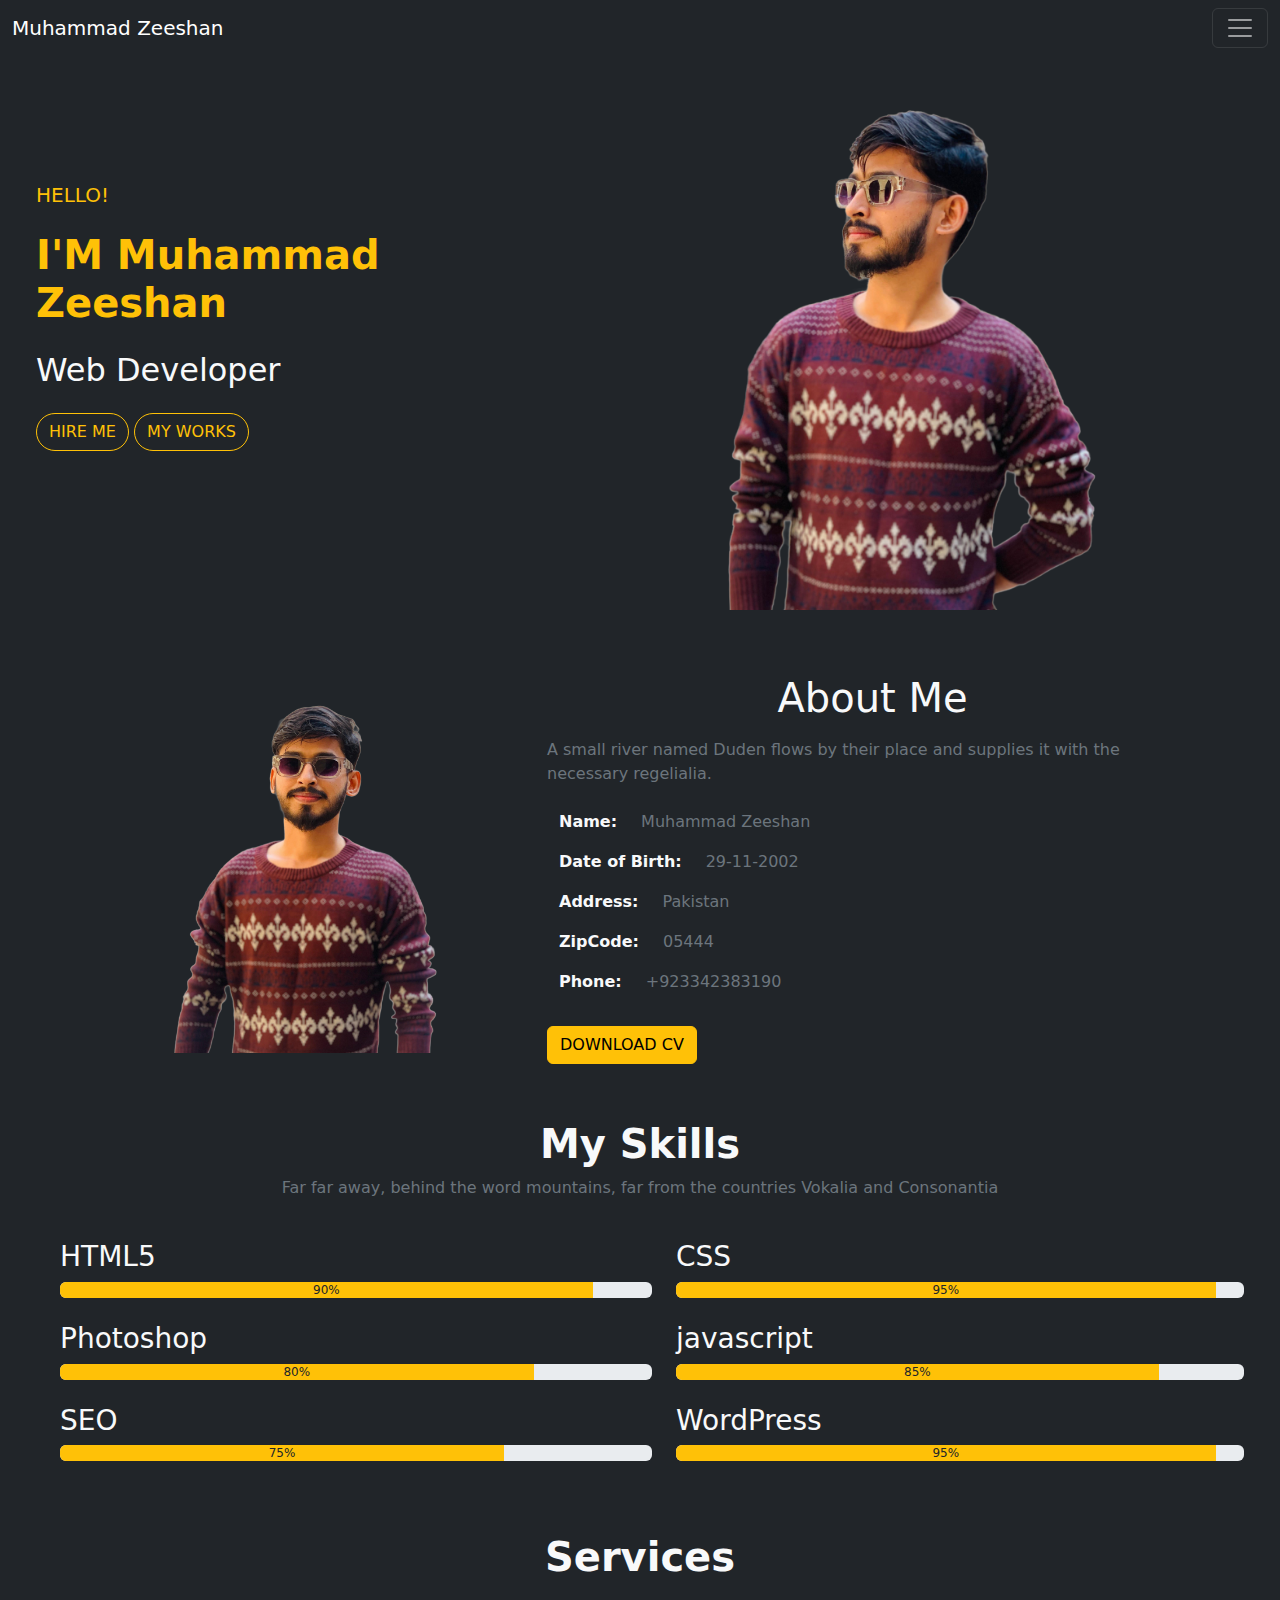
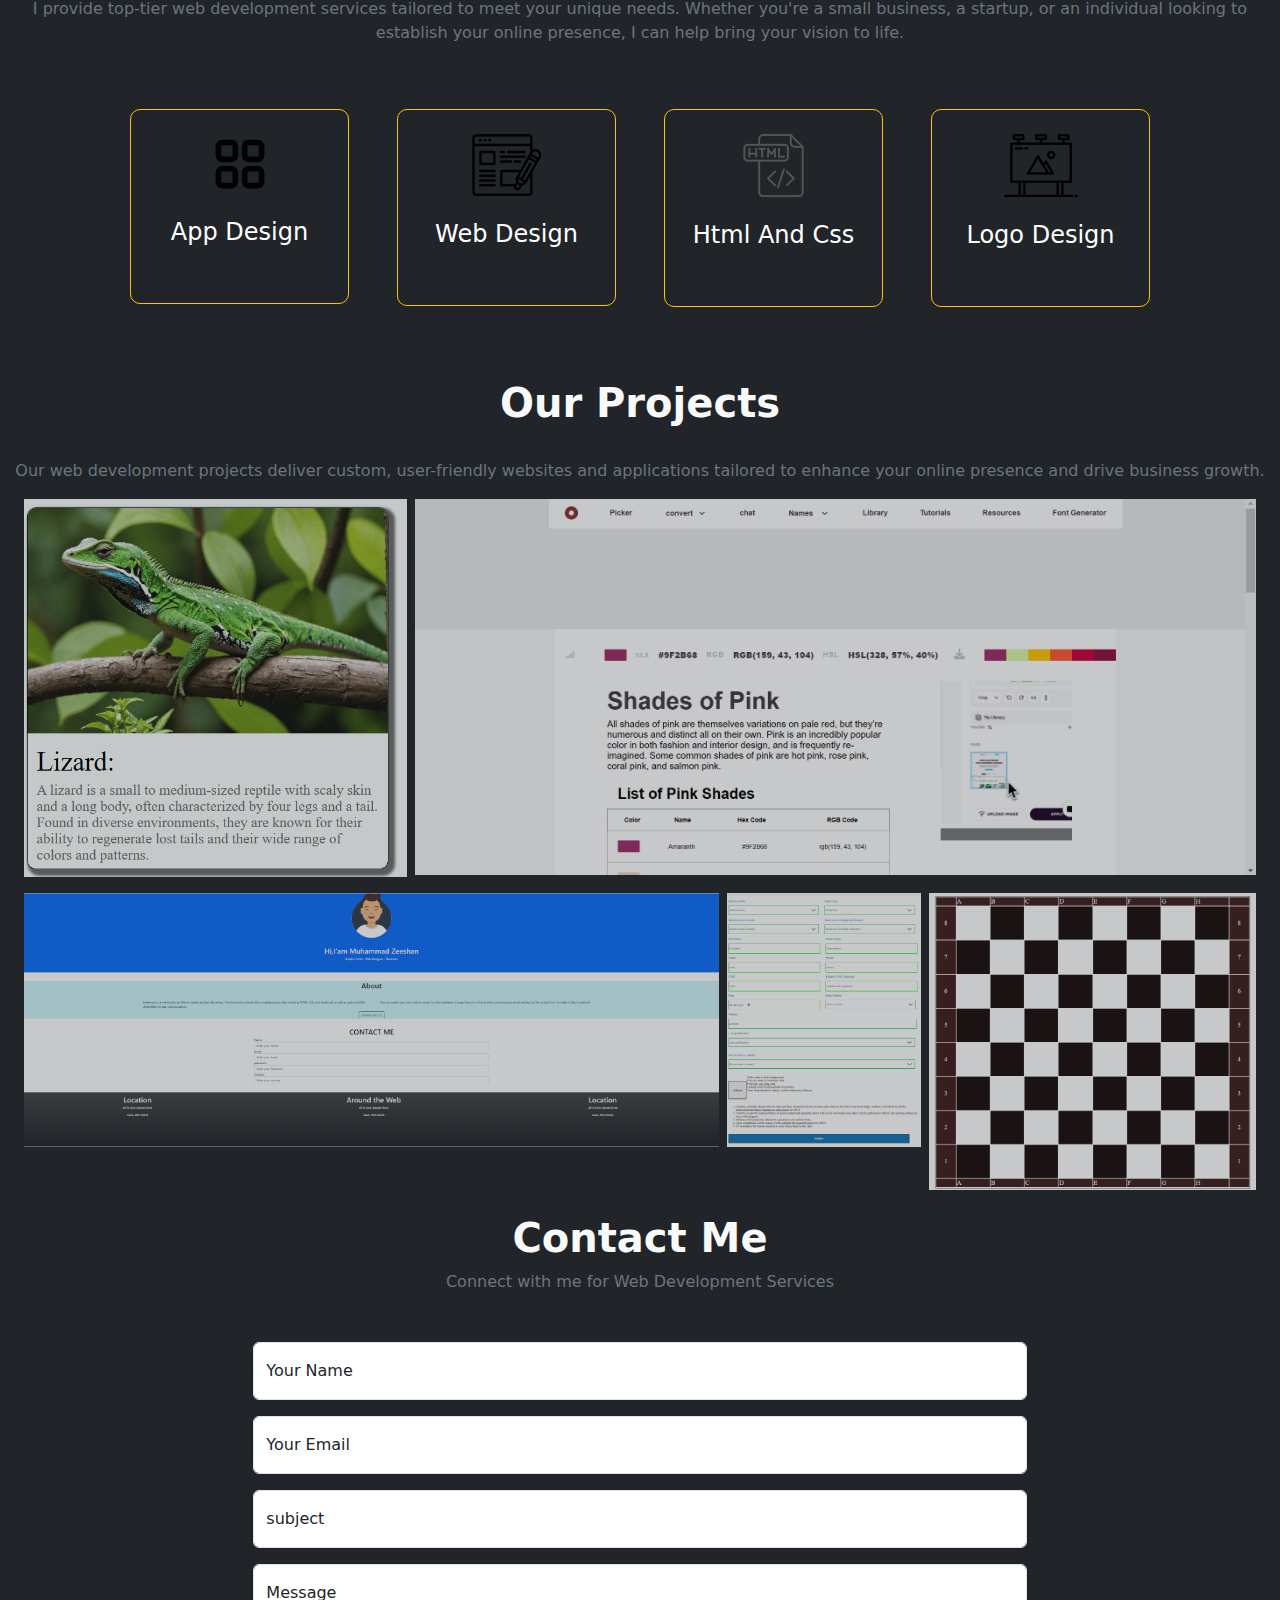
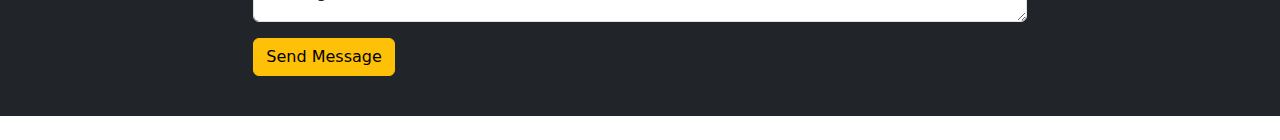
<file: Portfolio responsive/index.html>
<!DOCTYPE html>
<html lang="en">

<head>
    <meta charset="UTF-8">
    <meta name="viewport" content="width=device-width, initial-scale=1.0">
    <link rel="stylesheet" href="style.css">
    <link href="https://cdn.jsdelivr.net/npm/bootstrap@5.3.3/dist/css/bootstrap.min.css" rel="stylesheet"
        integrity="sha384-QWTKZyjpPEjISv5WaRU9OFeRpok6YctnYmDr5pNlyT2bRjXh0JMhjY6hW+ALEwIH" crossorigin="anonymous">
    <title>Muhammad Zeeshan</title>
    <script src="https://cdn.jsdelivr.net/npm/bootstrap@5.3.3/dist/js/bootstrap.bundle.min.js"></script>
</head>

<body data-spy="scroll" data-target=".site-navbar-target" data-offset="300" data-aos-easing="slide"
    data-aos-duration="800" data-aos-delay="0">
    <header>
        <nav class="navbar navbar-dark bg-dark fixed-top">
            <div class="container-fluid">
                <a class="navbar-brand" href="#">Muhammad Zeeshan</a>
                <button class="navbar-toggler" type="button" data-bs-toggle="offcanvas"
                    data-bs-target="#offcanvasDarkNavbar" aria-controls="offcanvasDarkNavbar"
                    aria-label="Toggle navigation">
                    <span class="navbar-toggler-icon"></span>
                </button>
                <div class="offcanvas offcanvas-end text-bg-dark" tabindex="-1" id="offcanvasDarkNavbar"
                    aria-labelledby="offcanvasDarkNavbarLabel">
                    <div class="offcanvas-header">
                        <h5 class="offcanvas-title" id="offcanvasDarkNavbarLabel">Muhammad Zeeshan</h5>
                        <button type="button" class="btn-close btn-close-white" data-bs-dismiss="offcanvas"
                            aria-label="Close"></button>
                    </div>
                    <div class="offcanvas-body">
                        <ul class="navbar-nav justify-content-end flex-grow-1 pe-3">
                            <li class="nav-item">
                                <a class="nav-link active" aria-current="page" href="#">Home</a>
                            </li>
                            <li class="nav-item">
                                <a class="nav-link" href="#">About</a>
                            </li>
                            <li class="nav-item">
                                <a class="nav-link" href="#">Skills</a>
                            </li>
                            <li class="nav-item">
                                <a class="nav-link" href="#">Services</a>
                            </li>
                            <li class="nav-item">
                                <a class="nav-link" href="#">Projects</a>
                            </li>
                            <li class="nav-item">
                                <a class="nav-link" href="#">Contact</a>
                            </li>
                        </ul>
                    </div>
                </div>
            </div>
        </nav>
    </header>
    <main class="bg-dark px-md-0 ">
        <section>
            <div class="container-fluid">
                <div class="row d-flex mt-4 align-items-center bg-dark">
                    <div class="row1 col-4 ms-4">
                        <h5 class="text-warning mb-4 fw-normal">HELLO!</h5>
                        <h1 class="text-warning fw-bold mb-4">I'M Muhammad Zeeshan</h1>
                        <h2 class="text-light mb-4">Web Developer</h2>
                        <button type="button" class="btn btn-outline-warning rounded-pill">HIRE ME</button>
                        <button type="button" class="btn btn-outline-warning rounded-pill">MY WORKS</button>

                    </div>
                    <div class="container-fluid col-6">
                        <img src="pics1.png" class="img-fluid" alt="" width="650px" height="600px">
                    </div>
                </div>
            </div>
        </section>
        <section>
            <div class="container bg-dark">
                <div class="section d-flex">
                    <div class="container-fluid col-5">
                        <img src="pics3.png" class="img-fluid" alt="" width="650px" height="600px">
                    </div>
                    <div class="container-fluid col-7 text-light p-3 about-info mt-4 px-md-0 px-2">
                        <h1 class=" text-light mt-4 text-center">About Me</h1>
                        <p class="mt-3 text-secondary">A small river named Duden flows by their place and supplies it
                            with
                            the
                            necessary regelialia.</p>
                        <ul class="container-fluid" class="list-unstyled">
                            <li class="text-light mt-4 d-flex ">
                                <p class="fw-bold">Name:</p>
                                <p class="ms-4 text-secondary">Muhammad Zeeshan</p>
                            </li>
                            <li class="d-flex">
                                <p class="fw-bold">Date of Birth:</p>
                                <p class="ms-4 text-secondary">29-11-2002</p>
                            </li>
                            <li class="d-flex flex-wrap">
                                <p class="fw-bold">Address:</p>
                                <p class="ms-4 text-secondary">Pakistan</p>
                            </li>
                            <li class="d-flex">
                                <p class="fw-bold">ZipCode:</p>
                                <p class="ms-4 text-secondary">05444</p>
                            </li>
                            <li class="d-flex">
                                <p class="fw-bold">Phone:</p>
                                <p class="ms-4 text-secondary">+923342383190</p>
                            </li>
                        </ul>
                        <p>
                            <a href="#"><button type="button" class="btn btn-warning">DOWNLOAD CV</button></a>
                        </p>

                    </div>
                </div>
            </div>
        </section>
        <section>
            <div class="container-fluid bg-dark text-light ">
                <div class="section">
                    <div class="section1">
                        <h1 class="text-center fw-bold mt-4">My Skills</h1>
                        <p class="text-center text-secondary">Far far away, behind the word mountains, far from the
                            countries Vokalia and Consonantia</p>
                    </div>
                    <div class="section2 p-4 ms-4">
                        <div class="d-flex">
                            <label class="col-6">
                                <h3>HTML5</h3>
                                <div class="progress mb-4" role="progressbar" aria-label="Success example"
                                    aria-valuenow="25" aria-valuemin="0" aria-valuemax="100">
                                    <div class="progress-bar bg-warning text-dark" style="width: 90%">90%</div>
                                </div>
                            </label>
                            <label class="col-6">
                                <h3 class="ms-4">CSS</h3>
                                <div class="progress mb-4 ms-4" role="progressbar" aria-label="Info example"
                                    aria-valuenow="50" aria-valuemin="0" aria-valuemax="100">
                                    <div class="progress-bar bg-warning text-dark" style="width: 95%">95%</div>
                                </div>
                            </label>
                        </div>
                        <div class="d-flex">
                            <label class="col-6">
                                <h3>Photoshop</h3>
                                <div class="progress mb-4 " role="progressbar" aria-label="Warning example"
                                    aria-valuenow="75" aria-valuemin="0" aria-valuemax="100">
                                    <div class="progress-bar bg-warning text-dark" style="width: 80%">80%</div>
                                </div>
                            </label>
                            <label class="col-6">
                                <h3 class="ms-4">javascript</h3>
                                <div class="progress mb-4  ms-4" role="progressbar" aria-label="Danger example"
                                    aria-valuenow="100" aria-valuemin="0" aria-valuemax="100">
                                    <div class="progress-bar bg-warning text-dark" style="width: 85%">85%</div>
                                </div>
                            </label>
                        </div>
                        <div class="d-flex">
                            <label class="col-6">
                                <h3>SEO</h3>
                                <div class="progress mb-4" role="progressbar" aria-label="Success example"
                                    aria-valuenow="25" aria-valuemin="0" aria-valuemax="100">
                                    <div class="progress-bar bg-warning text-dark" style="width: 75%">75%</div>
                                </div>
                            </label>
                            <label class="col-6">
                                <h3 class="ms-4">WordPress</h3>
                                <div class="progress mb-4 ms-4" role="progressbar" aria-label="Info example"
                                    aria-valuenow="50" aria-valuemin="0" aria-valuemax="100">
                                    <div class="progress-bar bg-warning text-dark" style="width: 95%">95%</div>
                                </div>
                            </label>
                        </div>
                    </div>
                </div>
            </div>
        </section>
        <section>
            <div class="rows">
                <div class="services1">
                    <div>
                        <h1 class="fw-bold text-center mt-4 text-light">Services</h1>
                        <p class="text-center text-secondary mt-3"> I provide top-tier web development services tailored
                            to meet your unique needs. Whether you're a
                            small business, a startup, or an individual looking to establish your online presence, I can
                            help bring your vision to life.</p>
                    </div>
                </div>
                <div class=" container services2 d-flex ">
                    <div class="row m-4 " style="width: 1100px;">
                        <div class="col-8 col-md-3 p-4">
                            <div class="box" class="box_main bg-dark rounded-4 p-1  border border-warning">
                                <div class="app_icone text-center">
                                    <img src="apps.svg" class="mt-4" style="width: 60px;">
                                </div>
                                <div class="app_icone1 text-center mt-4 mb-4 pb-4">
                                    <h4>App Design</h4>
                                </div>
                            </div>
                        </div>
                        <div class="col-8 col-md-3 p-4">
                            <div class="box" class="box_main bg-dark rounded-4 p-1  border border-warning">
                                <div class="app_icone text-center">
                                    <img src="icon-2.png" class="mt-4">
                                </div>
                                <div class="app_icone1 text-center mt-4 mb-4 pb-4">
                                    <h4>Web Design</h4>
                                </div>
                            </div>
                        </div>
                        <div class="col-8 col-md-3 p-4">
                            <div class="box" class="box_main bg-dark rounded-4 p-1 border border-warning">
                                <div class="app_icone text-center">
                                    <img class="mt-4" class="img" src="icon-3.png">
                                </div>
                                <div class="app_icone1 text-center mt-4 mb-4 pb-4">
                                    <h4>Html And Css </h4>
                                </div>
                            </div>
                        </div>
                        <div class="col-8 col-md-3 p-4 flex-wrap ">
                            <div class="box" class="box_main bg-dark rounded-4 p-1  border border-warning">
                                <div class="app_icone text-center">
                                    <img src="icon-4.png" class="mt-4">
                                </div>
                                <div class="app_icone1 text-center mt-4 mb-4 pb-4 ">
                                    <h4>Logo Design</h4>
                                </div>
                            </div>
                        </div>
                    </div>
                </div>
            </div>
        </section>
        <section>
            <div class="container-fluid bg-dark">
                <div class="section1">
                    <h1 class="text-light text-center fw-bold p-4">Our Projects</h1>
                    <p class="text-secondary text-center">Our web development projects deliver custom, user-friendly websites and applications tailored to
                        enhance your online presence and drive business growth.</p>
                </div>
                <div class="container-fluid">
                    <div class="row1 d-flex gap-2">
                        <div class="first-img" class="col-8 p-2">
                            <img src="image1 (2).png" class="img-fluid" >
                            <div class="text text-center text-danger">
                            <a href="file:///C:/coding/Assessgment/UI%20CARD/UI%20Card.html"  class="list-unstyled text-decoration-none "> Click Here</a>
                          </div>
                        </div>
                        <div  class="first-img"  class="col-4 p-2">
                            <img src="image1 (3).png" class="img-fluid" style="width: 1400px;">
                            <div class="text text-center text-danger">
                            <a href="file:///C:/coding/Assessgment/Shades%20of%20Pink%20Html-Coloer/shades%20of%20Pink.html"  class="list-unstyled text-decoration-none "> Click Here</a>
                          </div>
                            

                        </div>
                    </div>
                    <div class="row2 d-flex mt-3 gap-2">
                        <div  class="first-img" class="col-4 p-2">
                            <img src="image1 (1).png" class="img-fluid" >
                            <div class="text text-center text-danger">
                            <a href="file:///C:/coding/Assessgment/Responsive%20website/index.html"  class="list-unstyled text-decoration-none "> Click Here</a>
                            </div>

                        </div>
                        <div  class="first-img" class="col-4 p-2">
                            <img src="image1 (4).png" class="img-fluid" alt="">
                            <div class="text text-center text-danger">
                            <a href="file:///C:/coding/Assessgment/Form/form%20M.Zeeshan%20ASS.%202%20ID.%20313308.html"  class="list-unstyled text-decoration-none "> Click Here</a>
                            </div>

                        </div>
                        <div  class="first-img" class="col-4 p-2">
                            <img src="image1 (5).png" class="img-fluid" alt="">
                            <div class="text text-center">
                            <a href="C:/coding/Assessgment/cheesboard/Chess%20Board.html" class="list-unstyled text-decoration-none "> Click Here</a>
                        </div>

                        </div>
                    </div>
                </div>
            </div>
        </section>

        <section>
            <div class="section">
                <div class="section1">
                    <h1 class="text-light text-center fw-bold mt-4">Contact Me</h1>
                    <p class="text-secondary text-center">Connect with me for Web Development Services</p>
                </div>
            </div>
            <div class="row block-20 d-flex align-items-center justify-content-center m-4">
                <div class=" col-md-8 p-4 ">
                    <div class="contact-form">
                        <form action="#" method="post">
                            <div class="form-group">
                                <div class="form-floating mb-3">
                                    <input type="text" class="form-control" id="floatingInput" placeholder="Text">
                                    <label for="floatingInput">Your Name</label>
                                </div>

                                <div class="form-floating mb-3">
                                    <input type="email" class="form-control" id="floatingInput"
                                        placeholder="name@example.com">
                                    <label for="floatingInput">Your Email</label>
                                </div>

                                <div class="form-floating mb-3">
                                    <input type="text" class="form-control" id="floatingInput" placeholder="text">
                                    <label for="floatingInput">subject </label>
                                </div>

                                <div class="form-floating mb-3">
                                    <textarea type="text" class="form-control" id="floatingInput"
                                        placeholder="text"></textarea>
                                    <label for="floatingInput">Message </label>
                                </div>
                                <p>
                                    <a href="#"><button type="button" class="btn btn-warning">Send Message </button></a>
                                </p>
                            </div>
                        </form>
                    </div>
                </div>

            </div>

        </section>


    </main>

</body>

</html>
</file>
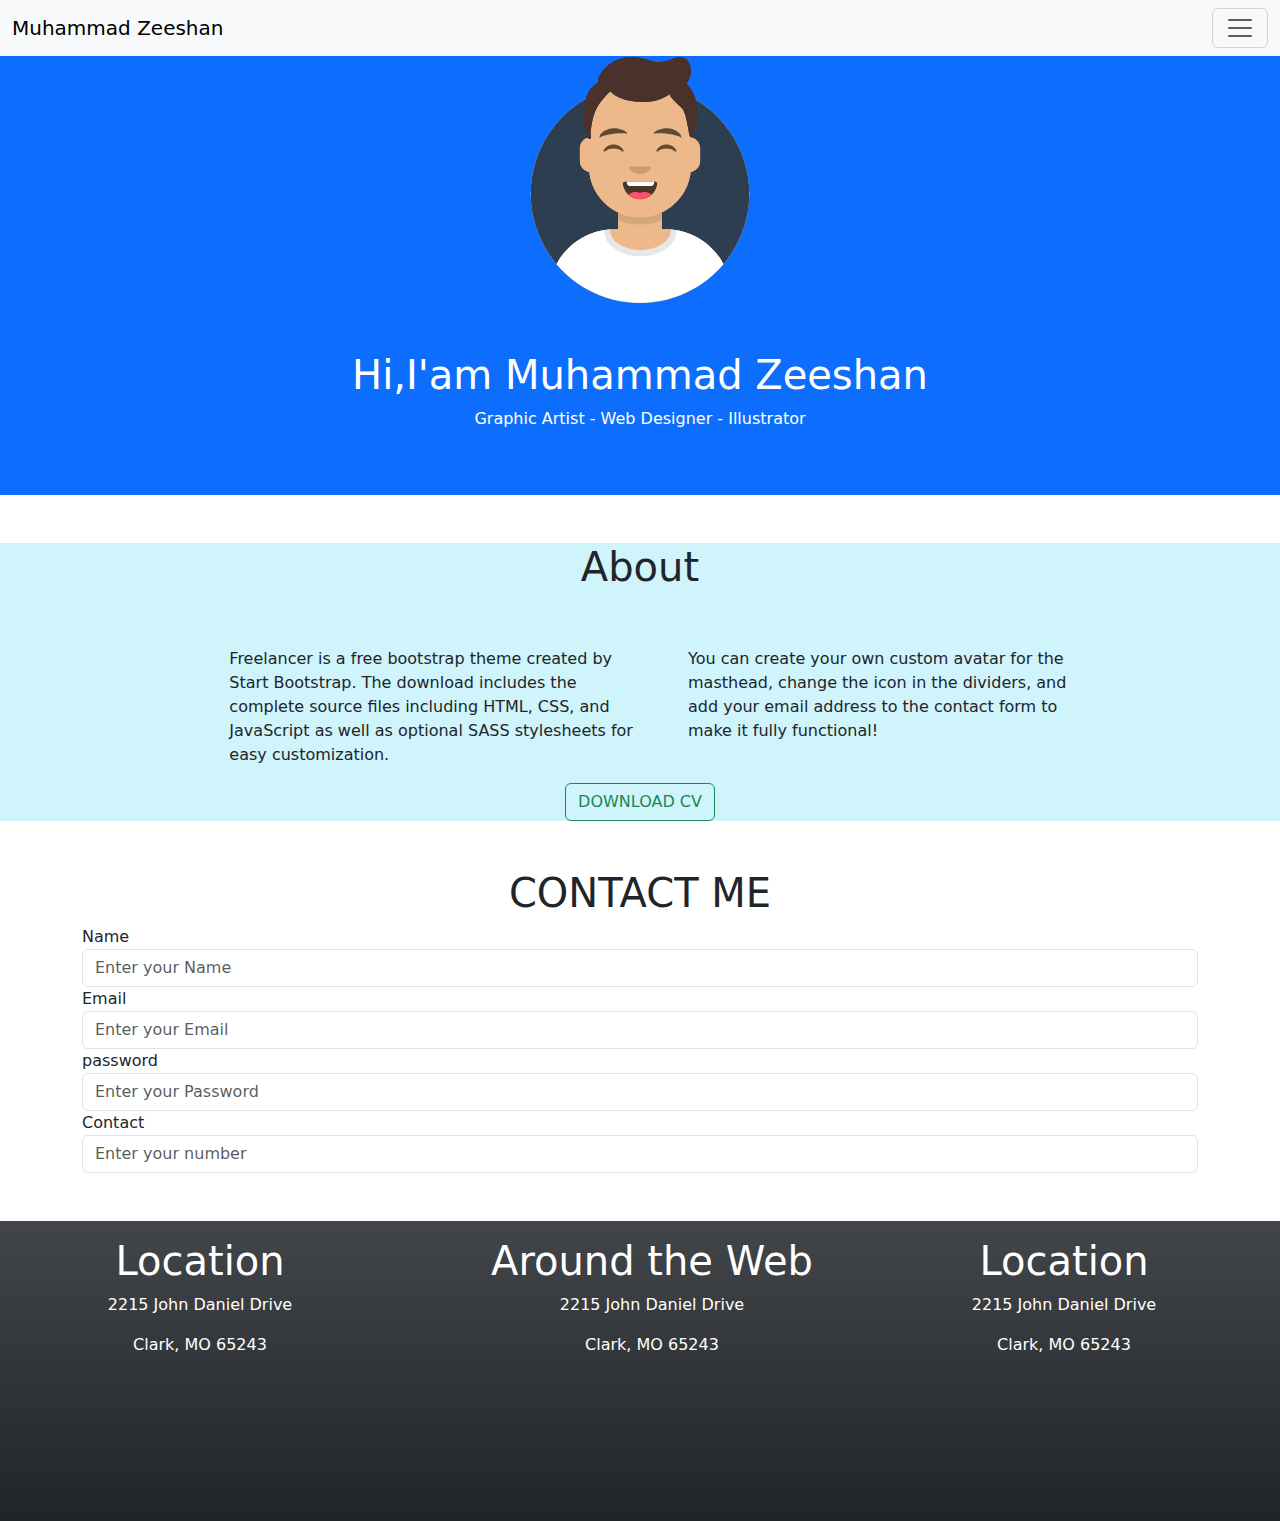
<file: Responsive website/index.html>
<!DOCTYPE html>
<html lang="en">

<head>
    <meta charset="UTF-8">
    <meta name="viewport" content="width=device-width, initial-scale=1.0">
    <link rel="stylesheet" href="https://cdnjs.cloudflare.com/ajax/libs/font-awesome/6.7.1/css/all.min.css"
        integrity="sha512-5Hs3dF2AEPkpNAR7UiOHba+lRSJNeM2ECkwxUIxC1Q/FLycGTbNapWXB4tP889k5T5Ju8fs4b1P5z/iB4nMfSQ=="
        crossorigin="anonymous" referrerpolicy="no-referrer" />
    <link href="https://cdn.jsdelivr.net/npm/bootstrap@5.3.3/dist/css/bootstrap.min.css" rel="stylesheet"
        integrity="sha384-QWTKZyjpPEjISv5WaRU9OFeRpok6YctnYmDr5pNlyT2bRjXh0JMhjY6hW+ALEwIH" crossorigin="anonymous">
    <title>Responsive website</title>
    <script src="https://cdn.jsdelivr.net/npm/bootstrap@5.3.3/dist/js/bootstrap.bundle.min.js"></script>
</head>

<body class="p-0 m-0 border-0 bd-example m-0 border-0">


    <nav class="navbar bg-body-tertiary fixed-top ">
        <div class="container-fluid">
            <a class="navbar-brand" href="#">Muhammad Zeeshan</a>
            <button class="navbar-toggler" type="button" data-bs-toggle="offcanvas" data-bs-target="#offcanvasNavbar"
                aria-controls="offcanvasNavbar" aria-label="Toggle navigation">
                <span class="navbar-toggler-icon"></span>
            </button>
            <div class="offcanvas offcanvas-end" tabindex="-1" id="offcanvasNavbar"
                aria-labelledby="offcanvasNavbarLabel">
                <div class="offcanvas-header">
                    <h5 class="offcanvas-title" id="offcanvasNavbarLabel">Muhammad Zeeshan</h5>
                    <button type="button" class="btn-close" data-bs-dismiss="offcanvas" aria-label="Close"></button>
                </div>
                <div class="offcanvas-body">
                    <ul class="navbar-nav justify-content-end flex-grow-1 pe-3">
                        <li class="nav-item">
                            <a class="nav-link active" aria-current="page" href="#">Home</a>
                        </li>
                        <li class="nav-item">
                            <a class="nav-link" href="#">About</a>
                        </li>
                        <li class="nav-item">
                            <a class="nav-link" href="#">Service</a>
                        </li>
                        <li class="nav-item dropdown">
                            <a class="nav-link dropdown-toggle" href="#" role="button" data-bs-toggle="dropdown"
                                aria-expanded="false">
                                Dropdown
                            </a>
                            <ul class="dropdown-menu">
                                <li><a class="dropdown-item" href="#">Action</a></li>
                                <li><a class="dropdown-item" href="#">Another action</a></li>
                                <li>
                                    <hr class="dropdown-divider">
                                </li>
                                <li><a class="dropdown-item" href="#">Something else here</a></li>
                            </ul>
                        </li>
                    </ul>
                    <form class="d-flex mt-3" role="search">
                        <input class="form-control me-2" type="search" placeholder="Search" aria-label="Search">
                        <button class="btn btn-outline-success" type="submit">Search</button>
                    </form>
                </div>
            </div>
        </div>
    </nav>

    <div class=" masthead bg-primary text-white text-center mt-5 pb-5">
        <div class="row">
            <img class="masthead-avatar mb-5" src="avataaars.svg" alt="" width="240px" height="255px">
            <h1>Hi,I'am Muhammad Zeeshan</h1>

        </div>
        <div class="row2 ml-5">
            <p>Graphic Artist - Web Designer - Illustrator</p>
        </div>
    </div>

    <section id="About " class="bg-info-subtle">
        <div class="rows text-center mt-5 ">
            <h1>About</h1>
        </div>
        <div class="d-flex ms-5  align-item-center justify-content-center pt-5">
            <div class="section col-4">
                <p>
                    Freelancer is a free bootstrap theme created by Start Bootstrap. The download includes the complete
                    source files including HTML, CSS, and JavaScript as well as optional SASS stylesheets for easy
                    customization.
                </p>
            </div>
            <div class="section col-4 ms-5">
                <p>
                    You can create your own custom avatar for the masthead, change the icon in the dividers, and add
                    your
                    email address to the contact form to make it fully functional!
                </p>
            </div>
        </div>

        <div class="download text-center ">
            <button type="button" class="btn btn-outline-success">DOWNLOAD CV</button>
        </div>

    </section>

    <section id="contact">
        <div class="container">
            <div class="row text-center mt-5">
                <h1>CONTACT ME</h1>
            </div>
        </div>
        <div class="container justify-content-center">
            <div class="input">
                <label>Name</label>
                <input type="text" placeholder="Enter your Name" aria-label="First name" class="form-control">


            </div>
            <div class="input">
                <span>Email</span>
                <input type="email" placeholder="Enter your Email" aria-label="First name" class="form-control">

            </div>
            <div class="group">
                <label>password</label>
                <input type="password" placeholder="Enter your Password" aria-label="First name" class="form-control">

            </div>
            <div class="contact">
                <label>Contact</label>
                <input type="number" placeholder="Enter your number" aria-label="First name" class="form-control">

            </div>
        </div>


    </section>

    <footer id="footer" class="text-center mt-5 text-white">
        <div class="bg-dark bg-gradient d-flex p-3" style="height: 300px;">
            <div class="location col-4 pe-5">
                <h1>Location</h1>
                <p>2215 John Daniel Drive</p>
                <p>Clark, MO 65243</p>
            </div>
            <div class="social col-4 ps-4">
                <h1>Around the Web</h1>
                <p>2215 John Daniel Drive</p>
                <p>Clark, MO 65243</p>

            </div>
            <div class="location1 col-4 ps-3">
                <h1>Location</h1>
                <p>2215 John Daniel Drive</p>
                <p>Clark, MO 65243</p>
            </div>
        </div>

    </footer>



</body>

</html>
</file>
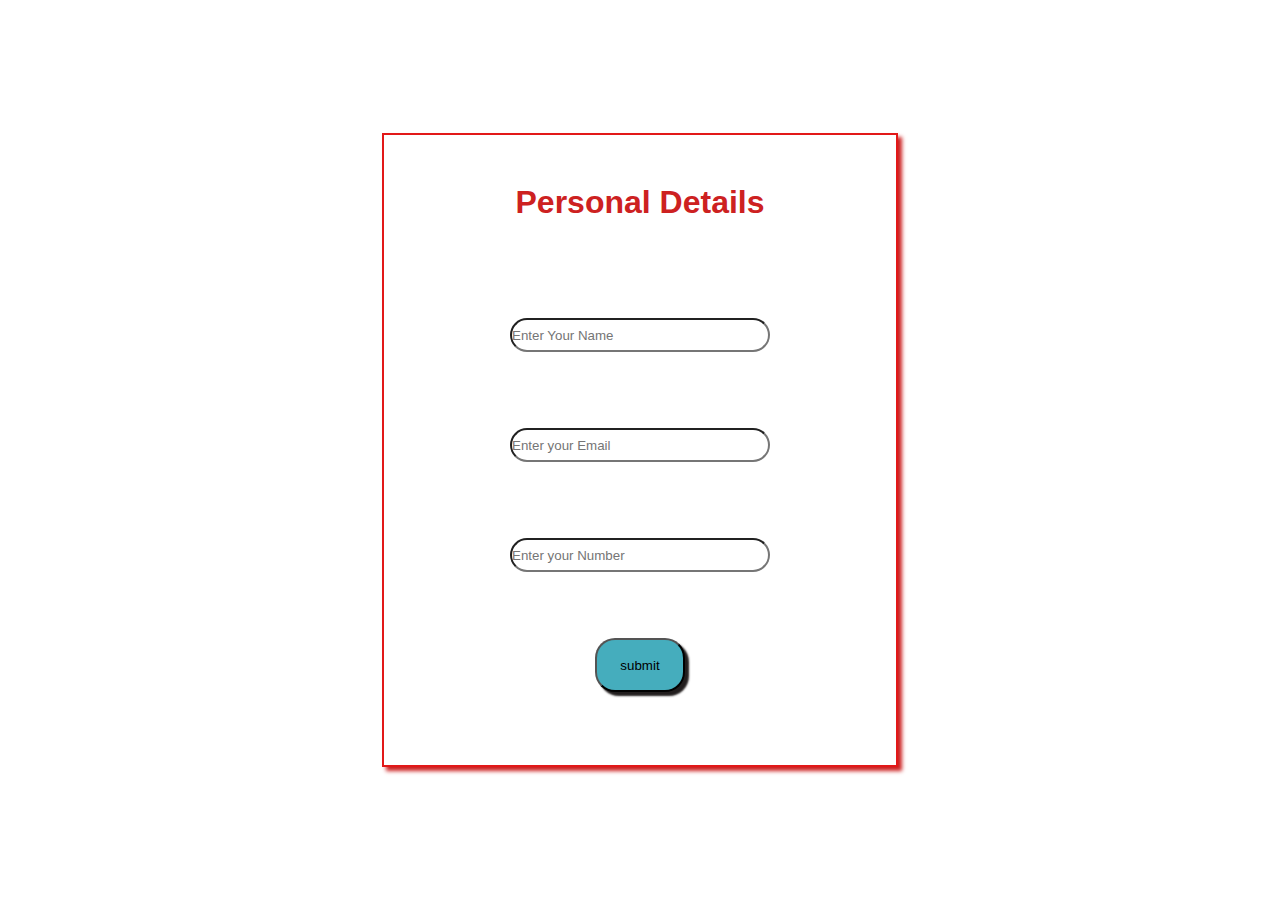
<file: Ass03.html>
<!DOCTYPE html>
<html lang="en">

<head>
    <meta charset="UTF-8">
    <meta name="viewport" content="width=device-width, initial-scale=1.0">
    <title>Personal Details</title>
    <link rel="stylesheet" href="Ass03.css">
</head>

<body>
    <div class="main">
        <div class="box">
            <form action="thankyou.html" method="post">
                <div class="row1">
                    <h1>Personal Details</h1>
                </div>
                <div class="row2">
                    <label>
                        <input type="text" placeholder="Enter Your Name" class="input" required>
                    </label>
                </div>
                <div class="row3">
                    <label>
                        <input type="email" placeholder="Enter your Email" class="input" required>
                    </label>
                </div>
                <div class="row4">
                    <label>
                        <input type="number" placeholder="Enter your Number" class="input" required>
                    </label>
                </div>
                <div class="row5">
                    <button type="submit" class="sub">submit</button>

                </div>
            </form>
        </div>

    </div>

</body>

</html>
</file>
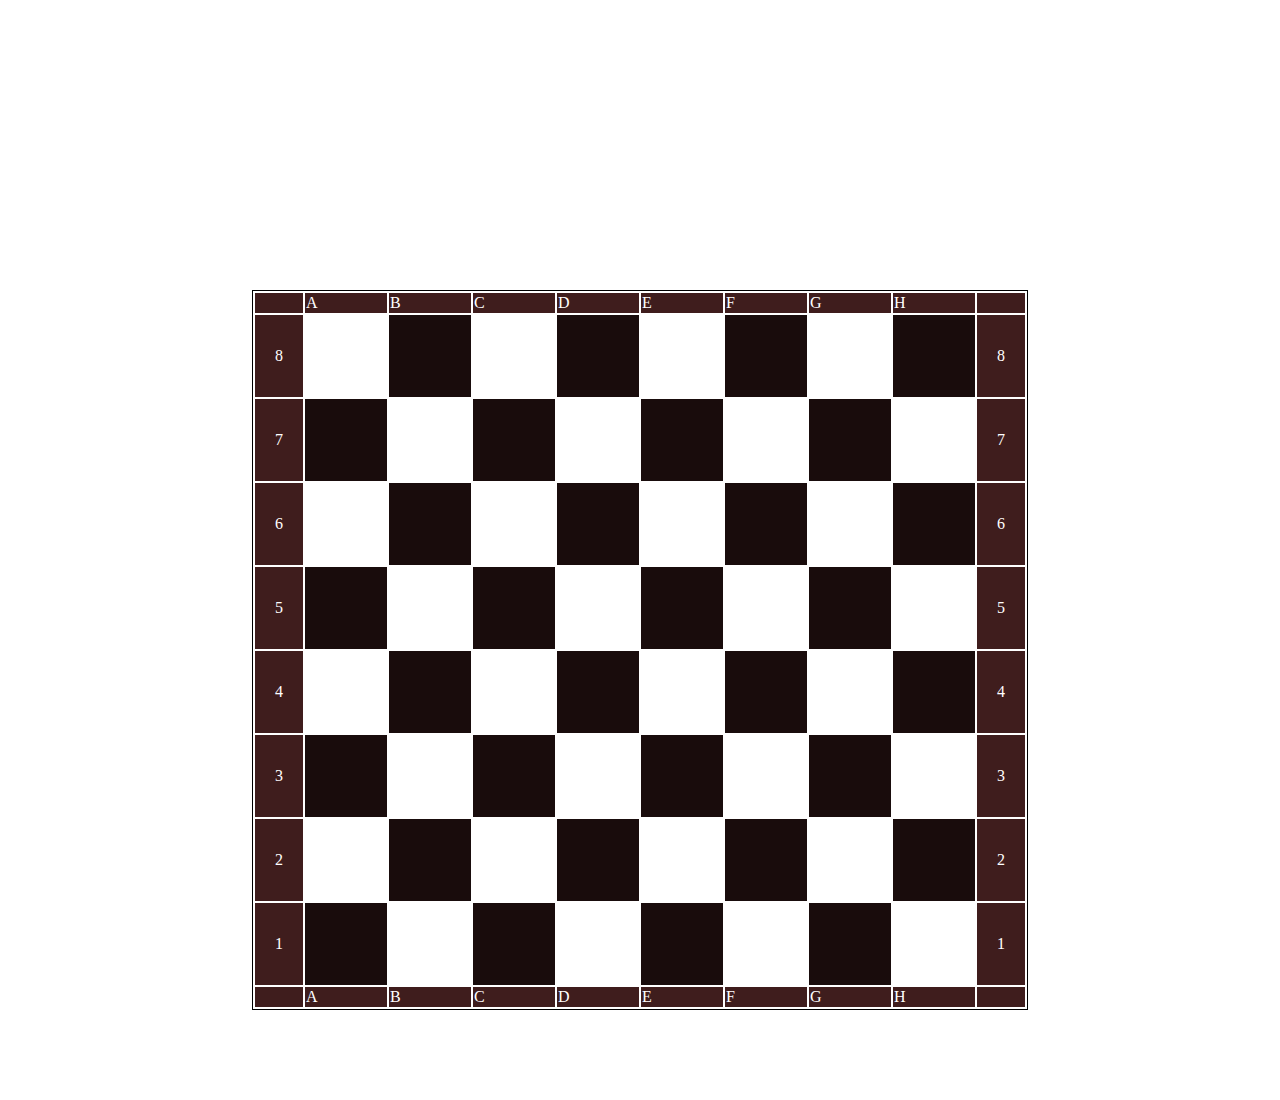
<file: Chess Board.html>
<!DOCTYPE html>
<html lang="en">

<head>
    <meta charset="UTF-8">
    <meta name="viewport" content="width=device-width, initial-scale=1.0">
    <title>Document</title>
    <link rel="stylesheet" href="chees.css">
</head>

<body>

    <table class="border">
        <tr class="bx">
            <td></td>
            <td>A</td>
            <td>B</td>
            <td>C</td>
            <td>D</td>
            <td>E</td>
            <td>F</td>
            <td>G</td>
            <td>H</td>
            <td></td>
        </tr>
      
        <tr>
            <td class="bx">8</td>
            <td class="box1"></td>
            <td class="box2"></td>
            <td class="box1"></td>
            <td class="box2"></td>
            <td class="box1"></td>
            <td class="box2"></td>
            <td class="box1"></td>
            <td class="box2"></td>
            <td class="bx">8</td>


        </tr>

        <tr>
            <td class="bx">7</td>
            <td class="box2"></td>
            <td class="box1"></td>
            <td class="box2"></td>
            <td class="box1"></td>
            <td class="box2"></td>
            <td class="box1"></td>
            <td class="box2"></td>
            <td class="box1"></td>
            <td class="bx">7</td>


        </tr>

        <tr>
            <td class="bx">6</td>
            <td class="box1"></td>
            <td class="box2"></td>
            <td class="box1"></td>
            <td class="box2"></td>
            <td class="box1"></td>
            <td class="box2"></td>
            <td class="box1"></td>
            <td class="box2"></td>
            <td class="bx">6</td>


        </tr>

        <tr>
            <td class="bx">5</td>
            <td class="box2"></td>
            <td class="box1"></td>
            <td class="box2"></td>
            <td class="box1"></td>
            <td class="box2"></td>
            <td class="box1"></td>
            <td class="box2"></td>
            <td class="box1"></td>
            <td class="bx">5</td>

        </tr>

        <tr>
            <td class="bx">4</td>
            <td class="box1"></td>
            <td class="box2"></td>
            <td class="box1"></td>
            <td class="box2"></td>
            <td class="box1"></td>
            <td class="box2"></td>
            <td class="box1"></td>
            <td class="box2"></td>
            <td class="bx">4</td>

        </tr>

        <tr>
            <td class="bx">3</td>
            <td class="box2"></td>
            <td class="box1"></td>
            <td class="box2"></td>
            <td class="box1"></td>
            <td class="box2"></td>
            <td class="box1"></td>
            <td class="box2"></td>
            <td class="box1"></td>
            <td class="bx">3</td>

        </tr>

        <tr>
            <td class="bx">2</td>
            <td class="box1"></td>
            <td class="box2"></td>
            <td class="box1"></td>
            <td class="box2"></td>
            <td class="box1"></td>
            <td class="box2"></td>
            <td class="box1"></td>
            <td class="box2"></td>
            <td class="bx">2</td>
            


        </tr>

        <tr>
            <td class="bx">1</td>
            <td class="box2"></td>
            <td class="box1"></td>
            <td class="box2"></td>
            <td class="box1"></td>
            <td class="box2"></td>
            <td class="box1"></td>
            <td class="box2"></td>
            <td class="box1"></td>
            <td class="bx">1</td>


        </tr>
        
        <tr class="bx">
            <td></td>
            <td>A</td>
            <td>B</td>
            <td>C</td>
            <td>D</td>
            <td>E</td>
            <td>F</td>
            <td>G</td>
            <td>H</td>
            <td></td>
        </tr>

    </table>

</body>

</html>
</file>
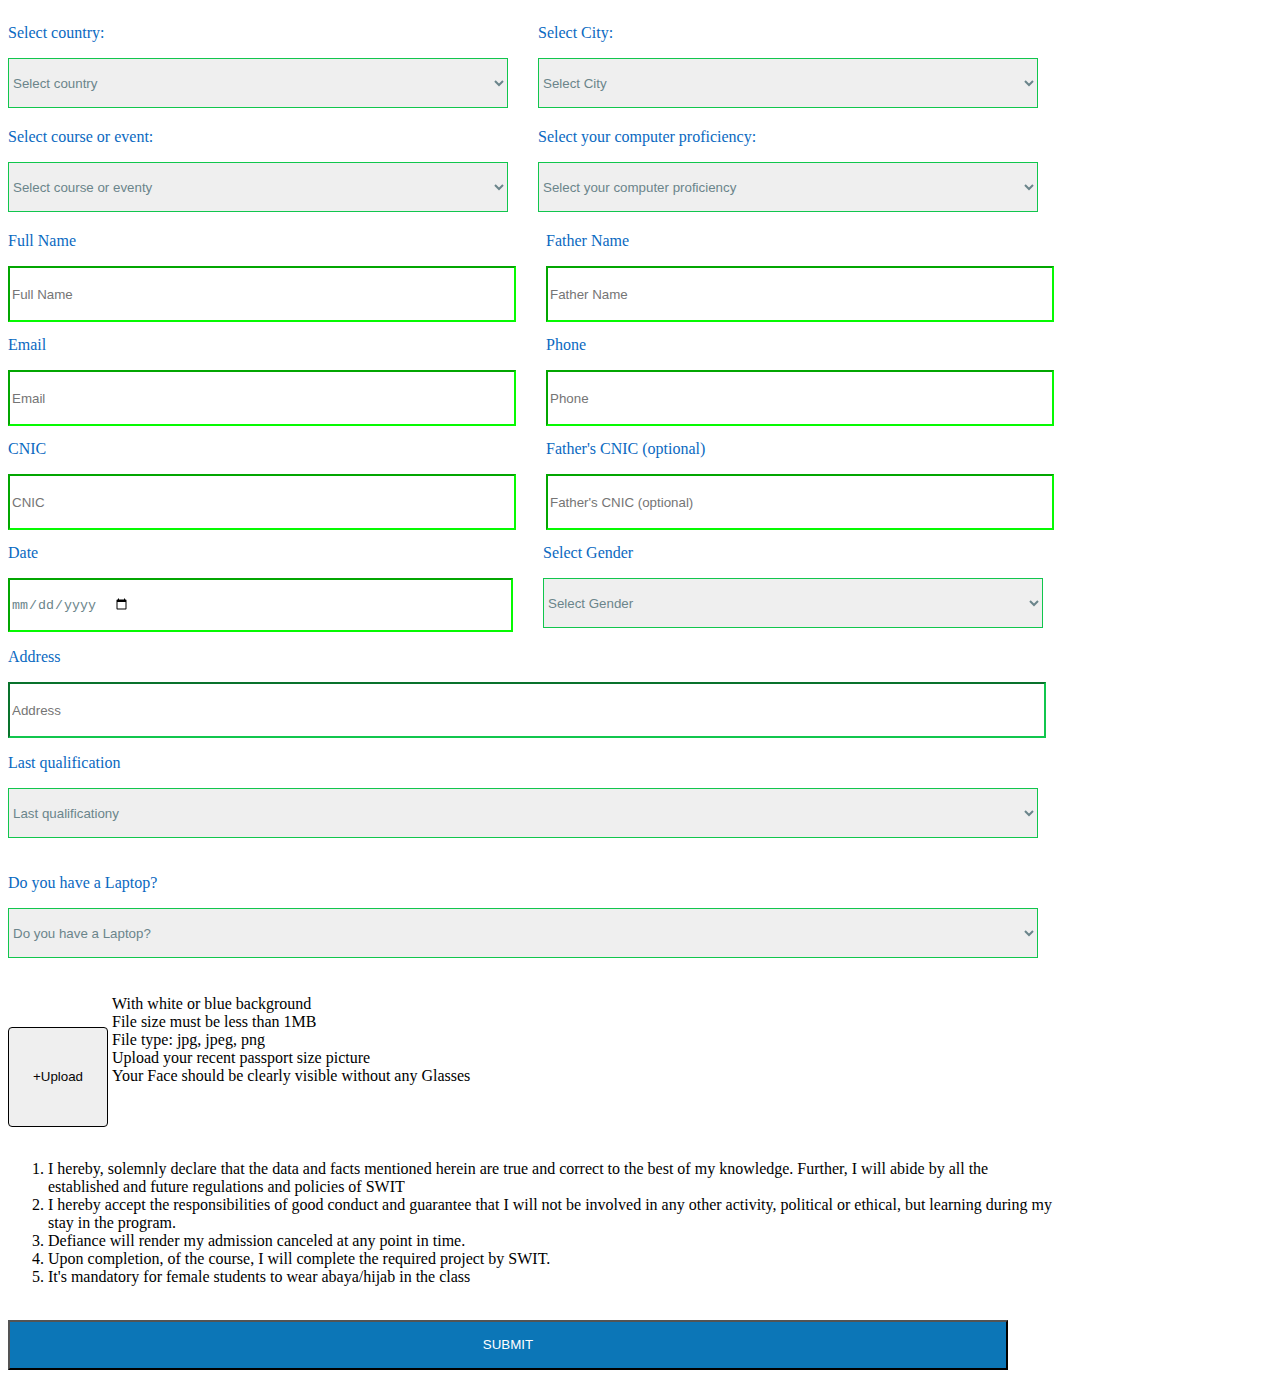
<file: form M.Zeeshan ASS. 2 ID. 313308.html>
<!DOCTYPE html>
<html lang="en">

<head>
    <meta charset="UTF-8">
    <meta name="viewport" content="width=device-width, initial-scale=1.0">
    <title>Form</title>
</head>
<style>
    .CTY {
        width: 500px;
        height: 50px;
        display: flex;
        gap: 30px;
        color: rgb(107, 133, 139);
        border-color: rgb(17, 198, 77);
    }

    .sec {
        color: rgb(10, 105, 193);
    }

    .input {
        width: 500px;
        height: 50px;
        display: flex;
        gap: 30px;
        color: rgb(107, 133, 139);
        border-color: rgb(6, 250, 2);
    }

    .ADD {
        width: 1030px;
        height: 50px;
        border-color: rgb(17, 198, 77);
        color: rgb(107, 133, 139);
    }

    .img {
        width: 100px;
        height: 100px;
        padding: 6px 12px;
        cursor: pointer;
        /* background-color: #007BFF; */
        color: rgb(6, 5, 5);
        border-radius: 4px;
        border: 1px solid black;

    }

    .button {
        display: ruby-text;
    }

    .sub {
        width: 1000px;
        height: 50px;
        background-color: rgb(12, 118, 183);
        color: white;
    }
</style>

<body>

    <form action="">
        <div class="CTY">
            <label>
                <p class="sec">Select country:</p>
                <select name="counrty" class="CTY" required>
                    <option value="select">Select country</option>
                    <option value="PAk">Pakistan</option>
                    <option value="Tur">Turkey</option>
                </select>
            </label>

            <label>
                <p class="sec">Select City:</p>
                <select name="city" class="CTY" required>
                    <option value="select">Select City</option>
                    <option value="khi">karachi</option>
                    <option value="Isl">Islamabad</option>
                </select>
            </label>

        </div>

        <br>
        <br>
        <br>
        <div class="CTY">
            <label>
                <p class="sec">Select course or event:</p>
                <select name="course" class="CTY" required>
                    <option value="select">Select course or eventy</option>
                    <option value="Turkish Language course">Turkish Language Course</option>
                    <option value="Artifical Intelligenceand data Base">Artifical Intelligence and Data Base</option>
                </select>
            </label>

            <label>
                <p class="sec">Select your computer proficiency:</p>
                <select name="Education" class="CTY" required>
                    <option value="select">Select your computer proficiency</option>
                    <option value="None">None</option>
                    <option value="Beginner">Beginner</option>
                    <option value="Intermediate">Intermediate</option>
                    <option value="Advance">Advance</option>

                </select>
            </label>
        </div>

        <br>
        <br>
        <br>
        <div class="input">
            <label>
                <p class="sec">Full Name</p>
                <input type="text" placeholder="Full Name" class="input" required>
            </label>
            <label>
                <p class="sec">Father Name</p>
                <input type="text" placeholder="Father Name" class="input" required>
            </label>

        </div>

        <br>
        <br>
        <br>
        <div class="input">
            <label>
                <p class="sec">Email</p>
                <input type="email" placeholder="Email" class="input" required>
            </label>
            <label>
                <p class="sec">Phone</p>
                <input type="number" placeholder="Phone" class="input" required>
            </label>

        </div>


        <br>
        <br>
        <br>
        <div class="input">
            <label>
                <p class="sec">CNIC</p>
                <input type="number" placeholder="CNIC" class="input" required>
            </label>
            <label>
                <p class="sec">Father's CNIC (optional)</p>
                <input type="number" placeholder="Father's CNIC (optional)" class="input">
            </label>

        </div>


        <br>
        <br>
        <br>
        <div class="input">
            <label>
                <p class="sec">Date</p>
                <input type="date" class="input" required>
            </label>
            <label>
                <p class="sec">Select Gender</p>
                <select name="Gender" class="CTY" required>
                    <option value="select">Select Gender</option>
                    <option value="M">Male</option>
                    <option value="FM">Female</option>
                </select>

            </label>

        </div>

        <br>
        <br>
        <br>
        <label class="ADD">
            <p class="sec">Address</p>
            <input type="text" placeholder="Address" class="ADD">
        </label>
        <br>

        <div class="ADD">
            <label>
                <p class="sec">Last qualification</p>
                <select name="qualification" class="ADD" required>
                    <option value="select">Last qualificationy</option>
                    <option value="Matric">Matric</option>
                    <option value="INTER">Intermediate</option>
                    <option value="Undergraduate">Undergraduate</option>
                    <option value="Graduate">Graduate</option>
                    <option value="Master">Master</option>
                    <option value="PHD">PHD</option>
                    <option value="other">Other</option>


                </select>
            </label>
        </div>

        <br>
        <br>
        <br>
        <div class="ADD">
            <label>
                <p class="sec">Do you have a Laptop?</p>
                <select name="Laptop" class="ADD">
                    <option value="select">Do you have a Laptop?</option>
                    <option value="YES">YES</option>
                    <option value="NO">NO</option>
                </select>
            </label>
        </div>
        <br>
        <br>
        <br>
        <br>

        <div class="button">
            <label>
                <input type="button" value="+Upload" class="img" required>
                <p>With white or blue background <br>
                    File size must be less than 1MB <br>
                    File type: jpg, jpeg, png <br>
                    Upload your recent passport size picture <br>
                    Your Face should be clearly visible without any Glasses</p>
        </div>
        </label>

        <ol>
            <li>I hereby, solemnly declare that the data and facts mentioned herein are true and correct to the best of
                my knowledge. Further, I will abide by all the <br>established and future regulations and policies of
                SWIT
            </li>
            <li>I hereby accept the responsibilities of good conduct and guarantee that I will not be involved in any
                other activity, political or ethical, but learning during my <br> stay in the program.</li>
            <li>Defiance will render my admission canceled at any point in time.</li>
            <li>Upon completion, of the course, I will complete the required project by SWIT.</li>
            <li>It's mandatory for female students to wear abaya/hijab in the class</li>

        </ol>

        <br>

        <input type="submit" value="SUBMIT" class="sub">



    </form>
</body>

</html>
</file>
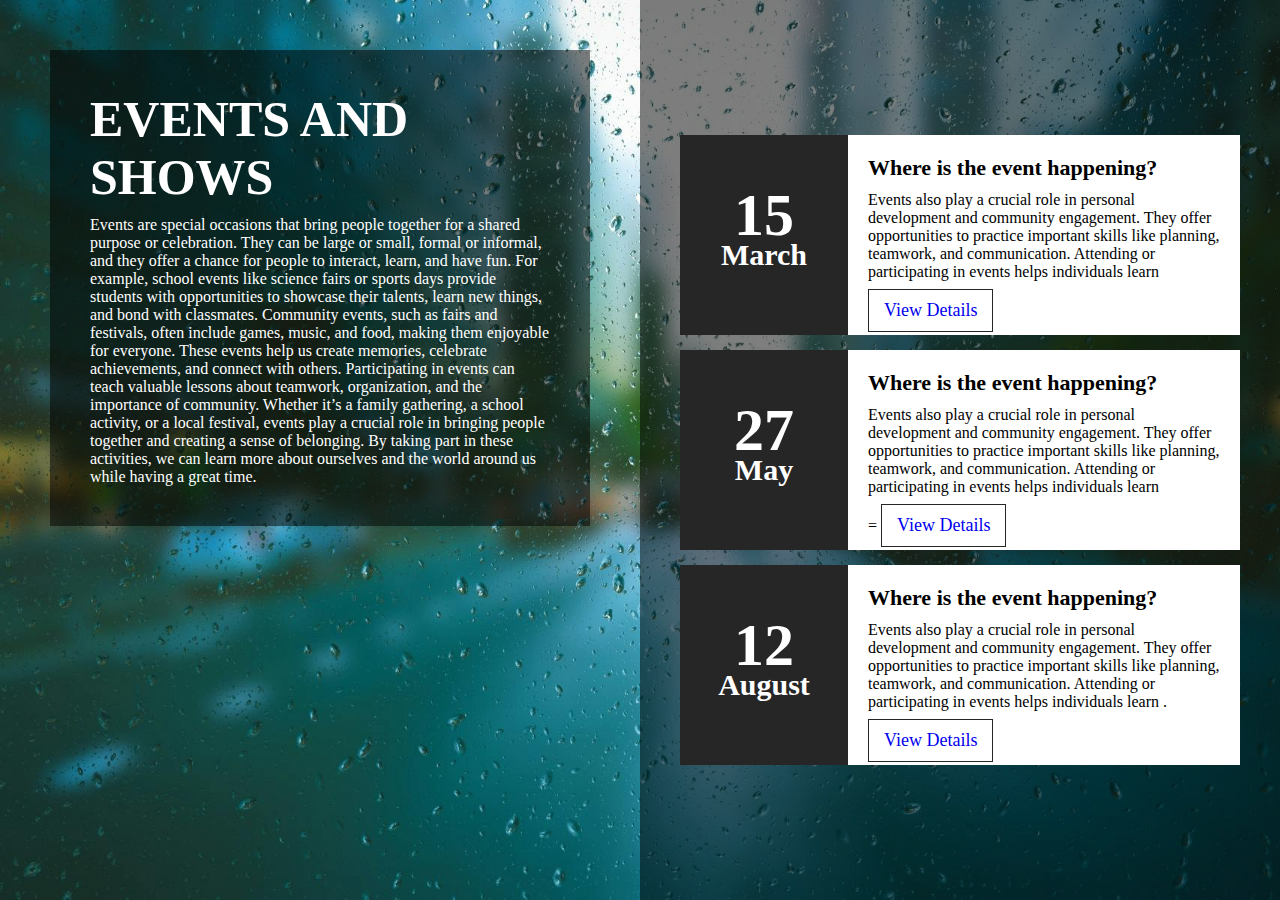
<file: learn .html>
<!DOCTYPE html>
<html lang="en">

<head>
    <link rel="stylesheet" href="learn.css">
</head>

<body>
    <section>
        <div class="leftBox">
            <div class="content">
                <h1>Events and Shows</h1>
                <p>
                    Events are special occasions that bring people together for a shared purpose or celebration. They
                    can be large or small, formal or informal, and they offer a chance for people to interact, learn,
                    and have fun. For example, school events like science fairs or sports days provide students with
                    opportunities to showcase their talents, learn new things, and bond with classmates.

                    Community events, such as fairs and festivals, often include games, music, and food, making them
                    enjoyable for everyone. These events help us create memories, celebrate achievements, and connect
                    with others. Participating in events can teach valuable lessons about teamwork, organization, and
                    the importance of community.

                    Whether it’s a family gathering, a school activity, or a local festival, events play a crucial role
                    in bringing people together and creating a sense of belonging. By taking part in these activities,
                    we can learn more about ourselves and the world around us while having a great time.
                </p>
            </div>
        </div>

        <div class="events">
            <ul>
                <li>
                    <div class="time">
                        <h2>15 <br><span>March</span></h2>
                    </div>
                    <div class="details">
                        <h3>Where is the event happening?</h3>
                        <p>
                            Events also play a crucial role in personal development and community engagement. They offer
                            opportunities to practice important skills like planning, teamwork, and communication.
                            Attending or participating in events helps individuals learn
                        </p>
                        <a href="#">View Details</a>
                    </div>
                    <div style="clear: both;"></div>
                </li>

                <li>
                    <div class="time">
                        <h2>27 <br><span>May</span></h2>
                    </div>
                    <div class="details">
                        <h3>Where is the event happening?</h3>
                        <p>
                            Events also play a crucial role in personal development and community engagement. They offer
                            opportunities to practice important skills like planning, teamwork, and communication.
                            Attending or participating in events helps individuals learn 
                        </p>=
                        <a href="#">View Details</a>
                    </div>
                    <div style="clear:both;"></div>
                </li>
                <li>
                    <div class="time">
                        <h2>12 <br><span>August</span></h2>
                    </div>
                    <div class="details">
                        <h3>Where is the event happening?</h3>
                        <p>
                            Events also play a crucial role in personal development and community engagement. They offer
                            opportunities to practice important skills like planning, teamwork, and communication.
                            Attending or participating in events helps individuals learn .
                        </p>
                        <a href="#">View Details</a>
                    </div>
                    <div style="clear:both;"></div>
                </li>
            </ul>
        </div>
    </section>
</body>

</html>
</file>
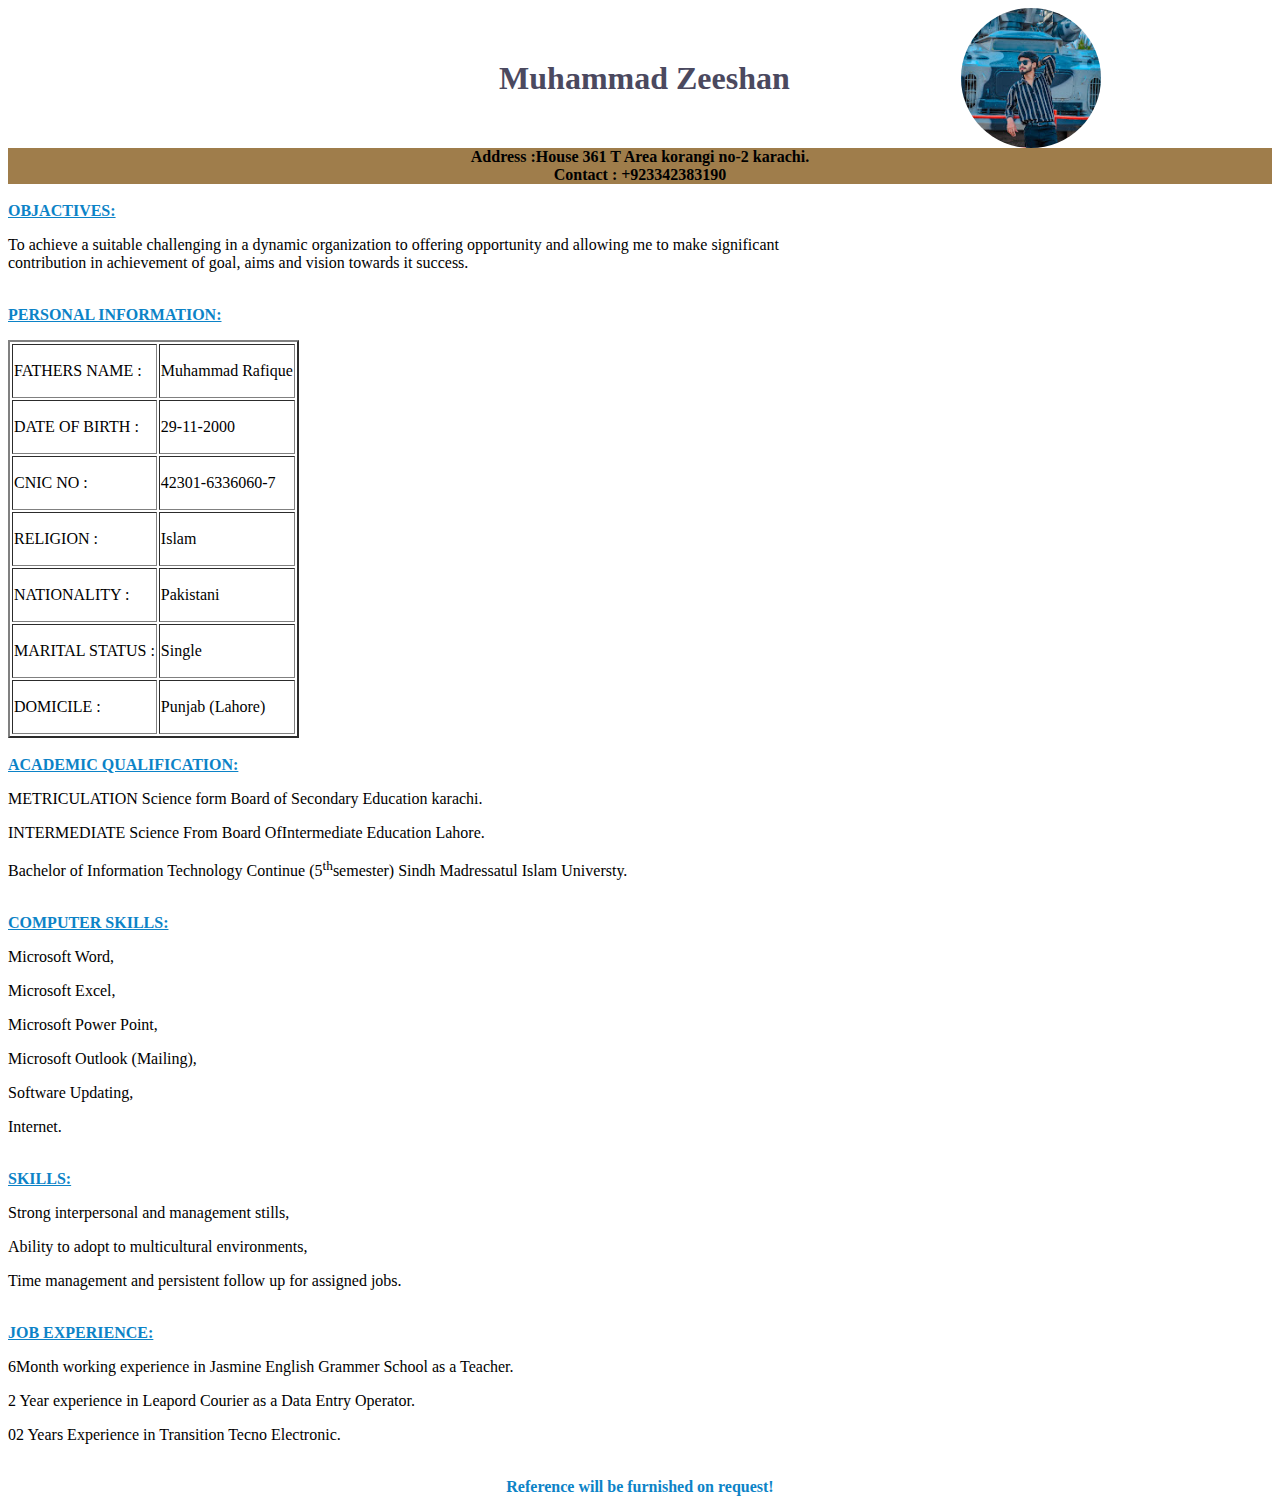
<file: Muhammad Zeeshan Resume ID.313308.html>
<!DOCTYPE html>
<html lang="en">

<head>
    <meta charset="UTF-8">
    <meta name="viewport" content="width=device-width, initial-scale=1.0">
    <title>Resume</title>
    <style>
        .name {
            margin-left: 320px;
            color: rgb(75, 73, 95);
        }

        .add {
            align-items: center;
            justify-content: center;
            display: flex;
            background-color: rgb(159, 125, 75);
        }

        .add:hover {
            background-color: cornflowerblue;
            transition-duration: 3s;
            -o-transition-duration: 3s;
        }

        .OB {
            color: rgb(12, 131, 199);


        }

        .re {
            align-items: center;
            justify-content: center;
            display: flex;
            color: rgb(12, 131, 199);

        }

        .image {
            width: 140px;
            border-radius: calc(100px)
        }
        .nav-bar {
            align-items: center;
            justify-content: space-evenly;
            display: flex;
        }

        .nav-bar:hover {
            background-color: black;
            transition-duration: 5s;
            -o-transition-duration: 4s;
        }

        .name:hover {
            color: brown;
            transition-duration: 3s;
            -o-transition-duration: 4s;
        }
    </style>
</head>

<body>
    <header>
        <div class="nav-bar">
            <h1 class="name">Muhammad Zeeshan </h1>
            <img class="image" src="img.jpg" alt="Zeeshan" >

        </div>
        <div>

            <Strong class="add">Address :House 361 T Area korangi no-2 karachi. </Strong>
            <b class="add">Contact : +923342383190</b>

        </div>
    </header>

    <br>
    <strong class="OB"> <u>OBJACTIVES:</u></strong>
    <p>To achieve a suitable challenging in a dynamic organization to offering opportunity and allowing me to
        make
        significant<br>
        contribution in achievement of goal, aims and vision towards it success.</p>
    <br>
    <strong class="OB"><u>PERSONAL INFORMATION:</u></strong>
    <table border="2px">
        <tr>
            <td>
                <p> FATHERS NAME :
            <td>Muhammad Rafique</td>
            </p>
            </td>
        </tr>
        <tr>
            <td>
                <p> DATE OF BIRTH :
            <td>29-11-2000 </td>
            </p>
            </td>
        </tr>
        <tr>
            <td>
                <p> CNIC NO :
            <td>42301-6336060-7 </td>
            </p>
            </td>
        </tr>
        <tr>
            <td>
                <p> RELIGION :
            <td>Islam </td>
            </p>
            </td>
        </tr>
        <tr>
            <td>
                <p> NATIONALITY :
            <td>Pakistani </td>
            </p>
            </td>
        </tr>
        <tr>
            <td>
                <p> MARITAL STATUS :
            <td>Single </td>
            </p>
            </td>
        </tr>
        <tr>
            <td>
                <p> DOMICILE :
            <td>Punjab (Lahore) </td>
            </p>
            </td>
        </tr>
    </table>
    <br>
    <Strong class="OB"> <u>ACADEMIC QUALIFICATION:</u></Strong>
    <p>
        <li>METRICULATION Science form Board of Secondary Education karachi.
    </p>
    </li>
    <p>
        <li>INTERMEDIATE Science From Board OfIntermediate Education Lahore.
    </p>
    </li>
    <p>
        <li>Bachelor of Information Technology Continue (5<sup>th</sup>semester) Sindh Madressatul Islam Universty.
    </p>
    </li>
    <br>
    <strong class="OB"> <u>COMPUTER SKILLS:</u></strong>
    <p>
        <li>Microsoft Word,
    </p>
    </li>
    <p>
        <li>Microsoft Excel,
    </p>
    </li>
    <p>
        <li>Microsoft Power Point,
    </p>
    </li>
    <p>
        <li>Microsoft Outlook (Mailing),
    </p>
    </li>
    <p>
        <li>Software Updating,
    </p>
    </li>
    <p>
        <li>Internet.</li>
    </p>
    </li>
    <br>
    <strong class="OB"> <u>SKILLS:</u></strong>
    <p>
        <li>Strong interpersonal and management stills,
    </p>
    </li>
    <p>
        <li>Ability to adopt to multicultural environments,
    </p>
    </li>
    <p>
        <li>Time management and persistent follow up for assigned jobs.
    </p>
    </li>
    <br>
    <strong class="OB"> <u>JOB EXPERIENCE:</u></strong>
    <p>
        <li>6Month working experience in Jasmine English Grammer School as a Teacher.
    </p>
    </li>
    <p>
        <li>2 Year experience in Leapord Courier as a Data Entry Operator.
    </p>
    </li>
    <p>
        <li>02 Years Experience in Transition Tecno Electronic.
    </p>
    </li>
    <br>
    <strong class="re"> Reference will be furnished on request!</strong>


</body>

</html>
</file>
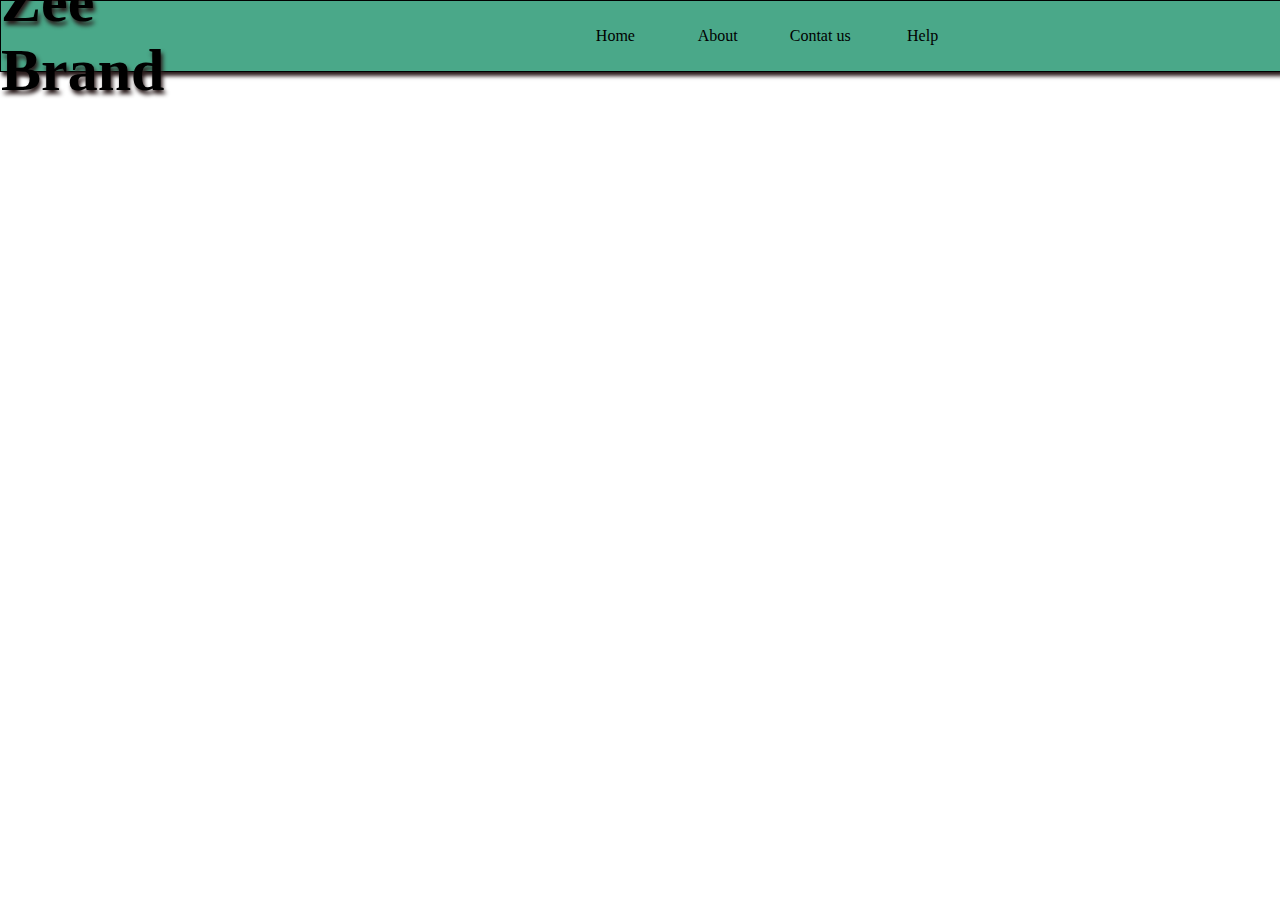
<file: Nav-Bar.html>
<!DOCTYPE html>
<html lang="en">
<head>
    <meta charset="UTF-8">
    <meta name="viewport" content="width=device-width, initial-scale=1.0">
    <title>Document</title>
    <link rel="stylesheet" href="nav-bar.css">
</head>
<body>

    <nav>
        <div class="main-nav">
            <div class="nav-bar1">
                <h1> Zee Brand</h1>
                 </div>
                <div class="nav-bar2">
                   <div class="row1">Home</div>
                    <div class="row2">About</div>
                    <div class="row3">Contat us</div>
                    <div class="row4">Help</div>



                </div>




        </div>
    </nav>


    
</body>
</html>
</file>
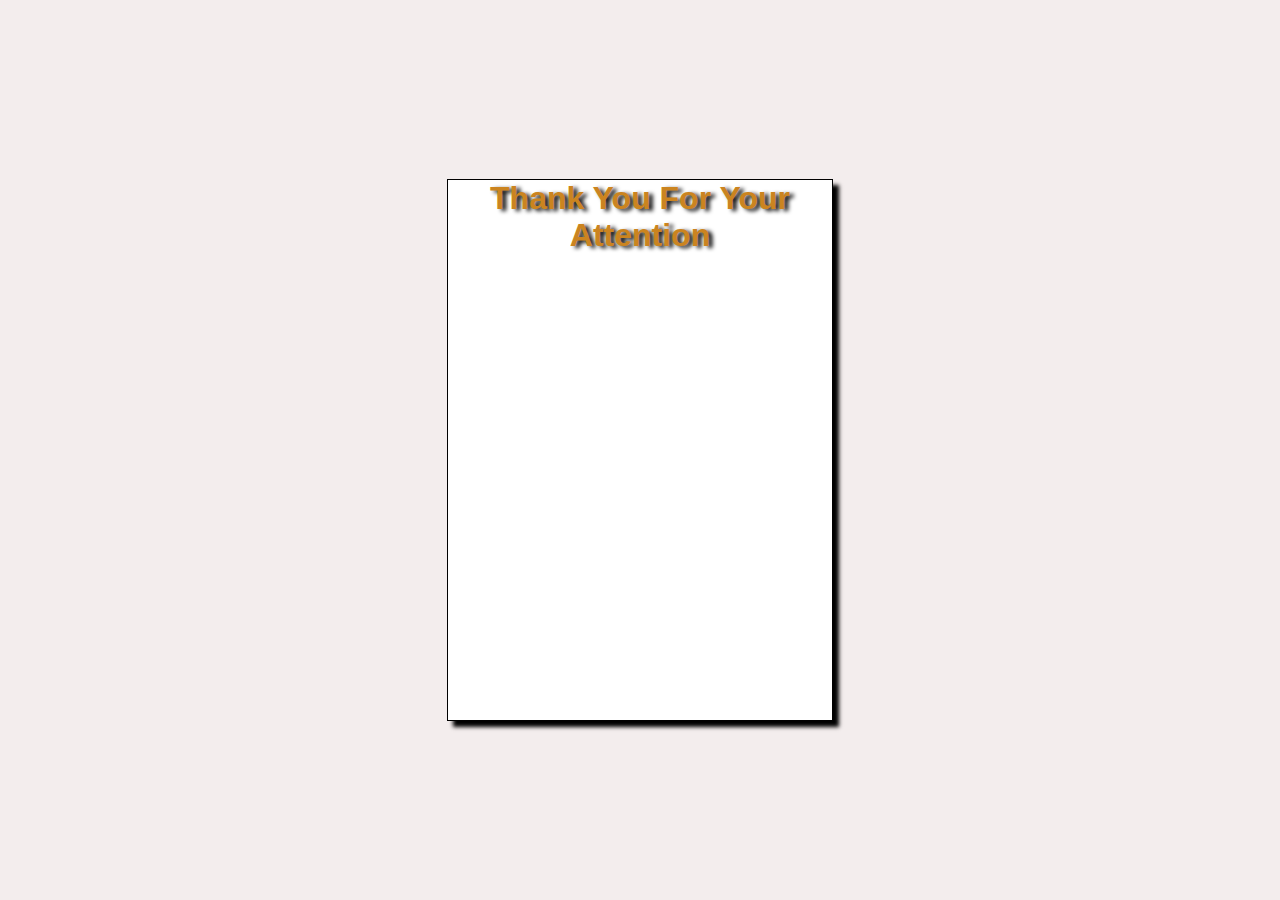
<file: thankyou.html>
<!DOCTYPE html>
<html lang="en">

<head>
    <meta charset="UTF-8">
    <meta name="viewport" content="width=device-width, initial-scale=1.0">
    <title>Thank you</title>
    <style>
        * {
            margin: 0%;
            padding: 0%;
        }



        .main {
            width: 100vw;
            height: 100vh;
            background-color: rgb(243, 237, 237);
            display: flex;
            align-items: center;
            justify-content: center;


        }

        .box {
            border: 1px solid #000;
            width: 30vw;
            height: 60vh;
            background-color: #fff;
            box-shadow: 6px 6px 4px #000;
            background-image: url("https://img.freepik.com/free-vector/abstract-digital-grid-vector-black-background_53876-111550.jpg");
            object-fit: cover;
            background-size: cover;
            background-position: center;
        }

        .row1 {
            font-family: sans-serif;
            font-weight: bold;
            text-align: center;
            width: 30vw;
            height: 15vh;
            color: rgb(203, 132, 32);
            text-shadow: 4px 2px 4px #000;
        }

        .row2 {
            align-items: center;
            justify-content: center;
            display: flex;
            margin-top: 20px;
        }
    </style>
</head>

<body>
    <div class="main">
        <div class="box">
            <div class="row1">
                <h1>Thank You For Your Attention</h1>
            </div>
            <div class="row2">
                <video width="460" height="200" tabindex="-1"
                    loop="" muted="muted" autoplay=""
                    src="https://cdn.pixabay.com/video/2020/10/17/52669-469398277_large.mp4"></video>
            </div>

        </div>
    </div>

</body>

</html>
</file>
<file: Portfolio responsive/style.css>
.box:hover{
    background-color: rgb(255, 196, 0);
    cursor: pointer;
    color: #000;
    transition: all 0.5s ease-in-out;

}
.box{
    border: 1px solid rgb(255, 196, 0);
    border-radius: rounded-4px;
    border-radius: 10px;
    color: #FFF;

}


.first-img >img{
    transition: transform 0.5s;
    opacity: 75%;
    color: #000;
}


.first-img:hover>img{
  
    opacity: 0.2;
}


.first-img {
    position: relative;
    display: inline-block;
  }

  .first-img img {
    width: 100%;
    height: auto;
  }

  .first-img .text {
    position: absolute;
    top: 50%;
    left: 50%;
    transform: translate(-50%, -50%);
    color: white;
    font-size: 24px;
    display: none;
  }

  .first-img:hover:hover .text {
    display: block;
  }
</file>
<file: Ass03.css>
* {
    margin: 0%;
    padding: 0%;
}



.main {
    width: 100vw;
    height: 100vh;
    display: flex;
    align-items: center;
    justify-content: center;
    background-image: url("https://img.freepik.com/free-vector/abstract-digital-grid-vector-black-background_53876-111550.jpg");
    object-fit: cover;
    background-size: cover;
    background-position: center;
}

.box {
    border: 2px solid #e21818;
    width: 40vw;
    height: 70vh;
    box-shadow:4px 4px 4px #cd2121;
}

.row1 {
    font-family: sans-serif;
    font-weight: bold;
    align-items: center;
    justify-content: center;
    display: flex;
    width: 40vw;
    height: 15vh;
    color: #cd2121;
}

.row2 {
    width: 40vw;
    height: 10vh;
    align-items: center;
    justify-content: center;
    display: flex;
    margin-top: 20px;
}

.input {
    height: 30px;
    width: 20vw;
    border-radius: 20px;
    background: rgba(255,255,255,0.3);
    color: #fff;
}

.row3 {
    width: 40vw;
    height: 10vh;
    align-items: center;
    justify-content: center;
    display: flex;
    margin-top: 20px;
}

.row4 {
    width: 40vw;
    height: 10vh;
    align-items: center;
    justify-content: center;
    display: flex;
    margin-top: 20px;
}

.row5 {
    width: 40vw;
    height: 10vh;
    align-items: center;
    justify-content: center;
    display: flex;
    margin-top: 20px;

}

.sub {
    height: 6vh;
    width: 7vw;
    border-radius: 20px;
    cursor: pointer;
    box-shadow: 4px 4px 2px #211d1d;
    background-color:#45adbd;

}
</file>
<file: chees.css>
body {
    display: flex;
    justify-content: center;
    align-items: center;
    height: 100vh;
    margin: 0;
    background-color: #fff;
    margin-top: 200px;
}

.box1{
    width: 80;
    height: 80px;

    
}

.box2{
    width: 80px;
    height: 80px;
    background-color: #190c0c;

}

.bx{
    background-color: #3f1d1d;
    color: #fff;
    padding: 20px;
    
}

.border{
    border:1px solid #000;
}
</file>
<file: learn.css>
/* Styling the body */
body {
    margin: 0;
    padding: 0;
}

/* Styling section, giving background
    image and dimensions */
section {
    width: 100%;
    height: 100vh;
    background:
        /* url('https://media.geeksforgeeks.org/wp-content/uploads/20210408155049/gfg9.png'); */
        url(google\ pic.jpg);
    background-size: cover;
    object-fit: cover;
}

/* Styling the left floating section */
section .leftBox {
    width: 50%;
    height: 100%;
    float: left;
    padding: 50px;
    box-sizing: border-box;
}

/* Styling the background of 
    left floating section */
section .leftBox .content {
    color: #fff;
    background: rgba(0, 0, 0, 0.5);
    padding: 40px;
    transition: .5s;
}

/* Styling the hover effect  
    of left floating section */
section .leftBox .content:hover {
    background: #411e29;
}

/* Styling the header of left 
    floating section */
section .leftBox .content h1 {
    margin: 0;
    padding: 0;
    font-size: 50px;
    text-transform: uppercase;
}

/* Styling the paragraph of 
    left floating section */
section .leftBox .content p {
    margin: 10px 0 0;
    padding: 0;
}

/* Styling the three events section */
section .events {
    position: relative;
    width: 50%;
    height: 100%;
    background: rgba(0, 0, 0, 0.5);
    float: right;
    box-sizing: border-box;
}

/* Styling the links of 
the events section */
section .events ul {
    position: absolute;
    top: 50%;
    transform: translateY(-50%);
    margin: 0;
    padding: 40px;
    box-sizing: border-box;
}

/* Styling the lists of the event section */
section .events ul li {
    list-style: none;
    background: #fff;
    box-sizing: border-box;
    height: 200px;
    margin: 15px 0;
}

/* Styling the time class of events section */
section .events ul li .time {
    position: relative;
    padding: 20px;
    background: #262626;
    box-sizing: border-box;
    width: 30%;
    height: 100%;
    float: left;
    text-align: center;
    transition: .5s;
}

/* Styling the hover effect
    of events section */
section .events ul li:hover .time {
    background: #e91e63;
}

/* Styling the header of time 
    class of events section */
section .events ul li .time h2 {
    position: absolute;
    margin: 0;
    padding: 0;
    top: 50%;
    left: 50%;
    transform: translate(-50%, -50%);
    color: #fff;
    font-size: 60px;
    line-height: 30px;
}

/* Styling the texts of time 
class of events section */
section .events ul li .time h2 span {
    font-size: 30px;
}

/* Styling the details 
class of events section */
section .events ul li .details {
    padding: 20px;
    background: #fff;
    box-sizing: border-box;
    width: 70%;
    height: 100%;
    float: left;
}

/* Styling the header of the 
details class of events section */
section .events ul li .details h3 {
    position: relative;
    margin: 0;
    padding: 0;
    font-size: 22px;
}

/* Styling the lists of details 
class of events section */
section .events ul li .details p {
    position: relative;
    margin: 10px 0 0;
    padding: 0;
    font-size: 16px;
}

/* Styling the links of details
class of events section */
section .events ul li .details a {
    display: inline-block;
    text-decoration: none;
    padding: 10px 15px;
    border: 1.5px solid #262626;
    margin-top: 8px;
    font-size: 18px;
    transition: .5s;
}

/* Styling the details class's hover effect */
section .events ul li .details a:hover {
    background: #e91e63;
    color: #fff;
    border-color: #e91e63;
}
</file>
<file: nav-bar.css>
*{
    margin: 0px;
    padding:0px;
}

.main-nav{
    width: 100vw;
    height: 70px;
    background-color: rgb(74, 168, 137);
    border: 1px solid #000;
    box-shadow: 2px 4px 4px #2a1c1c;
    display: flex;
    align-items: center;
    float: left;
}

.nav-bar1{
    width: 20vw;
    height: 70px;
    font-size: 30px;
    text-shadow: 2px 4px 4px #2a1c1c;
    cursor: pointer;
    align-items: center;
    justify-content: center;
    display: flex;
}
.nav-bar1:hover{
    background-color: #000;
    color: rgb(74, 168, 137);
    border: 2px solid #000;
    border-radius: 4px;
    transition: 0.5s ease-in;
    cursor: pointer;
}

.nav-bar2{
    width: 40vw;
    height: 70px;
    margin-left: 20vw;
    float: left;
    align-items: center;
    justify-content: center;
    display: flex;
}
.row1{
    width: 8vw;
    height: 30px;
    align-items: center;
    justify-content: center;
    display: flex;
    float: left;
}

.row1:hover{
    background-color: #000;
    color: rgb(74, 168, 137);
    border: 2px solid #000;
    border-radius: 4px;
    transition: 0.5s ease-in;
    cursor: pointer;

}
.row2{
    width: 8vw;
    height: 30px;
    align-items: center;
    justify-content: center;
    display: flex;
    float: left;

    
}
.row2:hover{
    background-color: #000;
    color: rgb(74, 168, 137);
    border: 2px solid #000;
    border-radius: 4px;
    transition: 0.5s ease-in;
    cursor: pointer;


}

.row3{
    width: 8vw;
    height: 30px;
    align-items: center;
    justify-content: center;
    display: flex;
    float: left;

    
}
.row3:hover{
    background-color: #000;
    color: rgb(74, 168, 137);
    border: 2px solid #000;
    border-radius: 4px;
    transition: 0.5s ease-in;
    cursor: pointer;


}
.row4{
    width: 8vw;
    height: 30px;
    align-items: center;
    justify-content: center;
    display: flex;
    float: left;

    
}
.row4:hover{
    background-color: #000;
    color: rgb(74, 168, 137);
    border: 2px solid #000;
    border-radius: 4px;
    transition: 0.5s ease-in;
    cursor: pointer;

}
</file>
